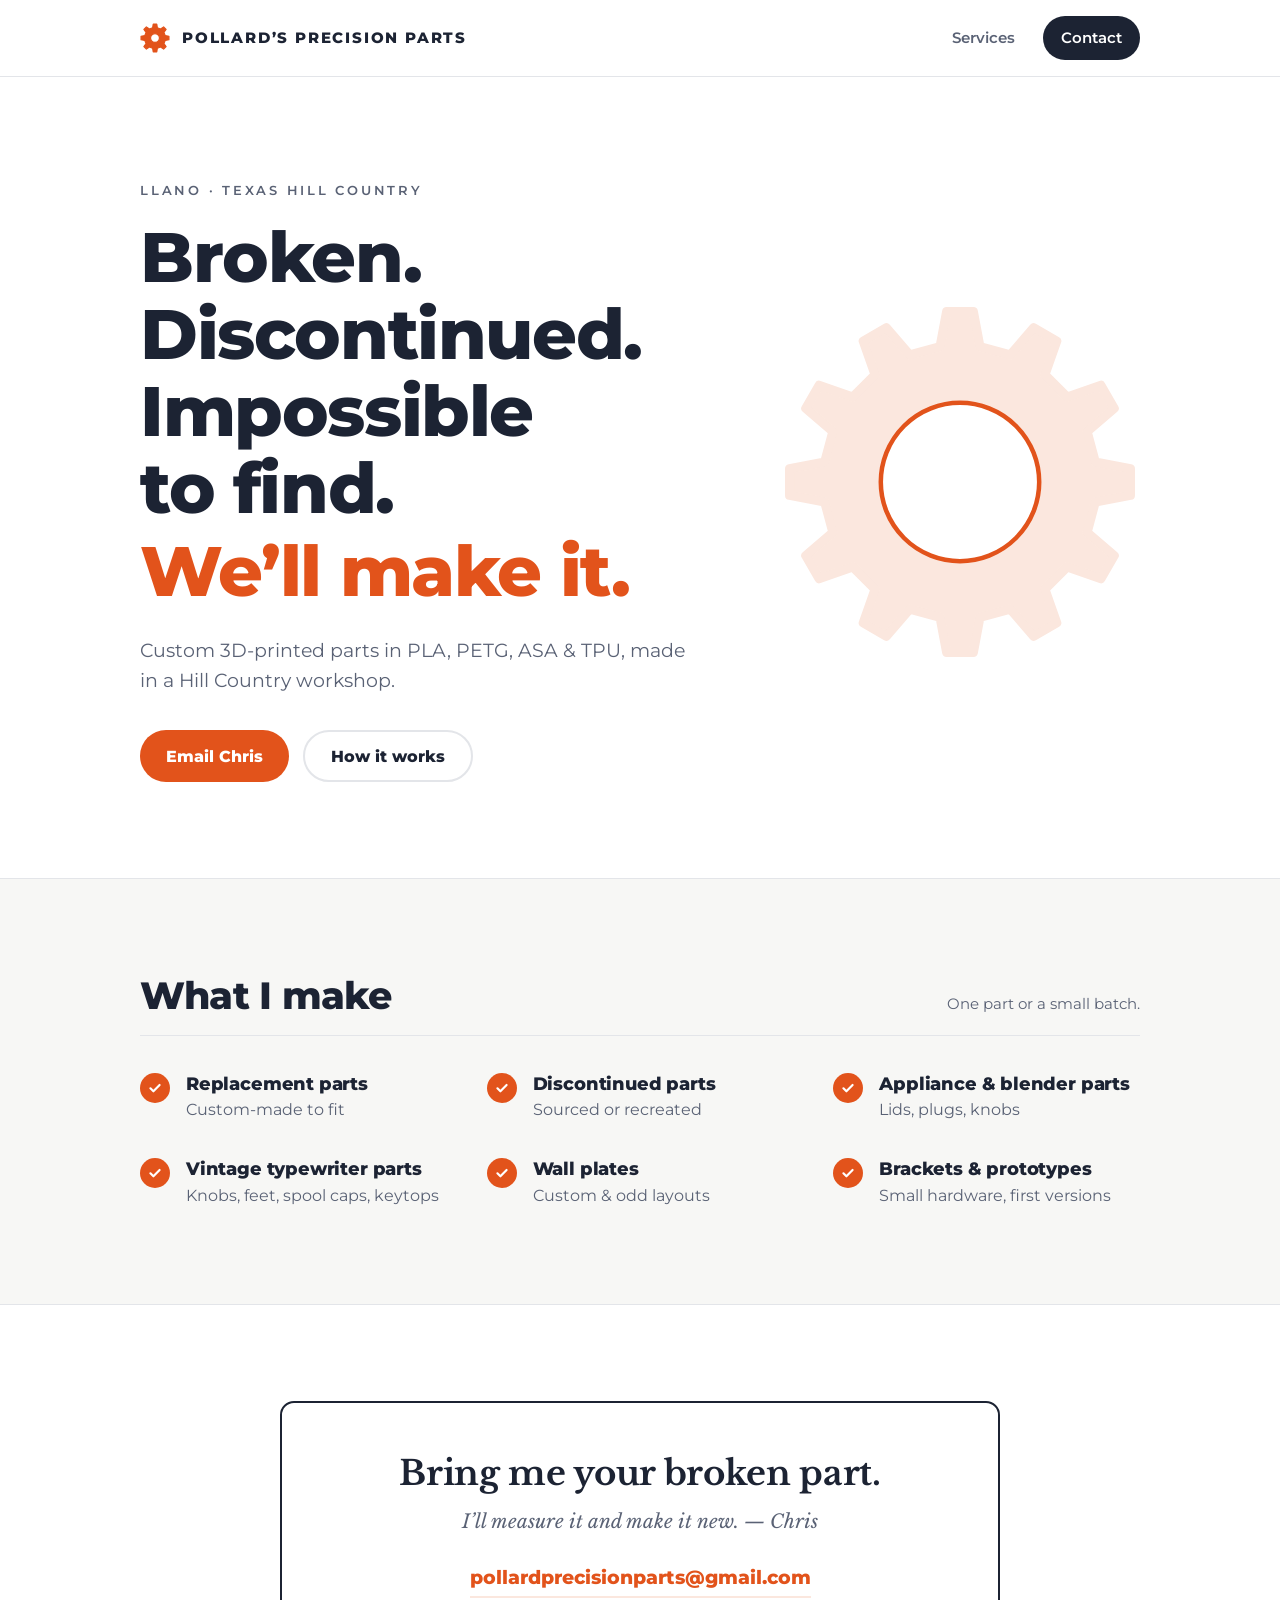
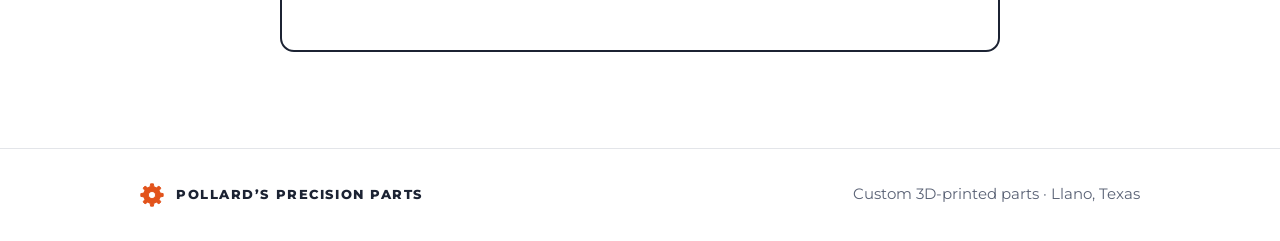
<file: index.html>
<!DOCTYPE html>
<html lang="en">
<head>
  <meta charset="utf-8">
  <meta name="viewport" content="width=device-width, initial-scale=1">
  <title>Pollard’s Precision Parts | Custom 3D-Printed Parts in Llano, TX</title>
  <meta name="description" content="Broken, discontinued, or impossible to find? Custom 3D-printed replacement parts made in Llano, Texas.">
  <link rel="canonical" href="https://pollardprecisionparts.com/">
  <link rel="icon" href="favicon.svg" type="image/svg+xml">
  <meta name="theme-color" content="#1c2333">
  <meta property="og:site_name" content="Pollard’s Precision Parts">
  <meta property="og:type" content="website">
  <meta property="og:title" content="Pollard’s Precision Parts | Custom 3D-Printed Parts in Llano, TX">
  <meta property="og:description" content="Broken, discontinued, or impossible to find? Custom 3D-printed replacement parts made in Llano, Texas.">
  <meta property="og:url" content="https://pollardprecisionparts.com/">
  <link rel="preconnect" href="https://fonts.googleapis.com">
  <link rel="preconnect" href="https://fonts.gstatic.com" crossorigin>
  <link rel="stylesheet" href="https://fonts.googleapis.com/css2?family=Libre+Baskerville:ital,wght@0,700;1,400&amp;family=Montserrat:wght@400;600;800&amp;display=swap">
  <link rel="stylesheet" href="css/site.css">
  <script type="application/ld+json">
{
  "@context": "https://schema.org",
  "@type": "LocalBusiness",
  "@id": "https://pollardprecisionparts.com/#business",
  "name": "Pollard's Precision Parts",
  "url": "https://pollardprecisionparts.com/",
  "email": "pollardprecisionparts@gmail.com",
  "description": "Custom 3D-printed replacement, discontinued, and hard-to-find parts made in a Llano, Texas workshop.",
  "address": {
    "@type": "PostalAddress",
    "addressLocality": "Llano",
    "addressRegion": "TX",
    "addressCountry": "US"
  },
  "areaServed": "United States",
  "logo": "https://pollardprecisionparts.com/img/gear.svg"
}
  </script>
</head>
<body>
  <header class="site-header">
    <div class="wrap header-inner">
      <a class="brand" href="./" aria-label="Pollard’s Precision Parts home"><img src="img/gear.svg" alt="" width="30" height="30"><span>Pollard’s Precision Parts</span></a>
      <nav class="nav" aria-label="Main">
        <a href="services.html">Services</a>
        <a href="contact.html" class="nav-cta">Contact</a>
      </nav>
    </div>
  </header>
  <main>
    <section class="hero">
      <div class="wrap hero-grid">
        <div>
          <p class="kicker">Llano · Texas Hill Country</p>
          <h1><span>Broken.</span> <span>Discontinued.</span> <span>Impossible</span> <span>to find.</span> <em>We’ll make it.</em></h1>
          <p class="lead">Custom 3D-printed parts in PLA, PETG, ASA &amp; TPU, made in a Hill Country workshop.</p>
          <div class="actions">
            <a class="btn btn-primary" href="mailto:pollardprecisionparts@gmail.com?subject=Parts%20request">Email Chris</a>
            <a class="btn btn-ghost" href="services.html">How it works</a>
          </div>
        </div>
        <img class="hero-art" src="img/gear-hero.svg" alt="" width="360" height="360">
      </div>
    </section>

    <section class="band">
      <div class="wrap">
        <div class="section-head">
          <h2>What I make</h2>
          <p>One part or a small batch.</p>
        </div>
        <ul class="checks">
          <li><h3>Replacement parts</h3><p>Custom-made to fit</p></li>
          <li><h3>Discontinued parts</h3><p>Sourced or recreated</p></li>
          <li><h3>Appliance &amp; blender parts</h3><p>Lids, plugs, knobs</p></li>
          <li><h3>Vintage typewriter parts</h3><p>Knobs, feet, spool caps, keytops</p></li>
          <li><h3>Wall plates</h3><p>Custom &amp; odd layouts</p></li>
          <li><h3>Brackets &amp; prototypes</h3><p>Small hardware, first versions</p></li>
        </ul>
      </div>
    </section>

    <section>
      <div class="wrap">
        <div class="quote">
          <h2>Bring me your broken part.</h2>
          <p>I’ll measure it and make it new.&nbsp;— Chris</p>
          <a class="quote-mail" href="mailto:pollardprecisionparts@gmail.com?subject=Parts%20request">pollardprecisionparts@<wbr>gmail.com</a>
        </div>
      </div>
    </section>
  </main>
  <footer class="site-footer">
    <div class="wrap footer-inner">
      <a class="brand" href="./"><img src="img/gear.svg" alt="" width="24" height="24"><span>Pollard’s Precision Parts</span></a>
      <div>Custom 3D-printed parts · Llano, Texas</div>
    </div>
  </footer>
</body>
</html>
</file>
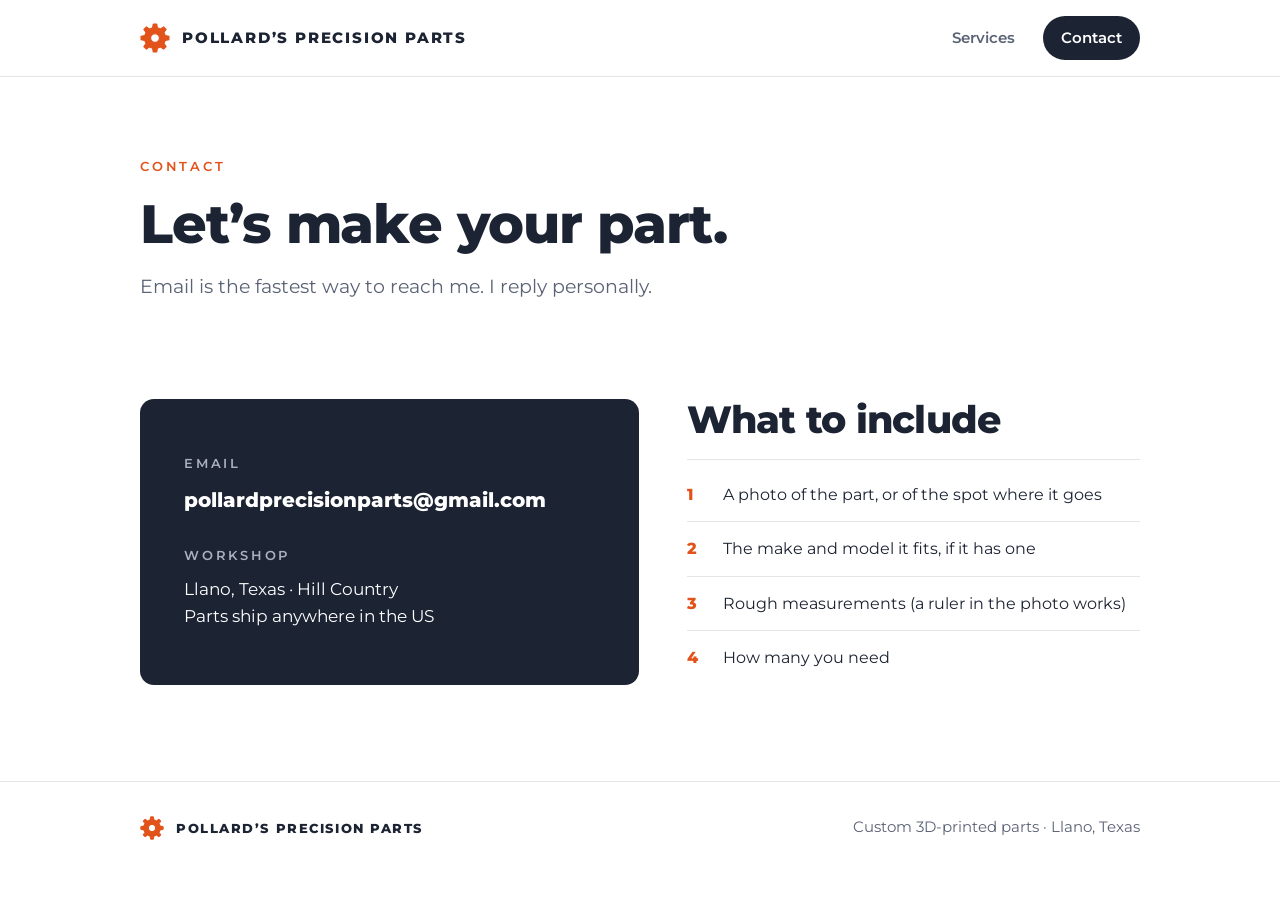
<file: contact.html>
<!DOCTYPE html>
<html lang="en">
<head>
  <meta charset="utf-8">
  <meta name="viewport" content="width=device-width, initial-scale=1">
  <title>Contact | Pollard’s Precision Parts</title>
  <meta name="description" content="Email pollardprecisionparts@gmail.com to get a broken or discontinued part made in Llano, Texas.">
  <link rel="canonical" href="https://pollardprecisionparts.com/contact.html">
  <link rel="icon" href="favicon.svg" type="image/svg+xml">
  <meta name="theme-color" content="#1c2333">
  <meta property="og:site_name" content="Pollard’s Precision Parts">
  <meta property="og:type" content="website">
  <meta property="og:title" content="Contact | Pollard’s Precision Parts">
  <meta property="og:description" content="Email pollardprecisionparts@gmail.com to get a broken or discontinued part made in Llano, Texas.">
  <meta property="og:url" content="https://pollardprecisionparts.com/contact.html">
  <link rel="preconnect" href="https://fonts.googleapis.com">
  <link rel="preconnect" href="https://fonts.gstatic.com" crossorigin>
  <link rel="stylesheet" href="https://fonts.googleapis.com/css2?family=Libre+Baskerville:ital,wght@0,700;1,400&amp;family=Montserrat:wght@400;600;800&amp;display=swap">
  <link rel="stylesheet" href="css/site.css">
</head>
<body>
  <header class="site-header">
    <div class="wrap header-inner">
      <a class="brand" href="./" aria-label="Pollard’s Precision Parts home"><img src="img/gear.svg" alt="" width="30" height="30"><span>Pollard’s Precision Parts</span></a>
      <nav class="nav" aria-label="Main">
        <a href="services.html">Services</a>
        <a href="contact.html" class="nav-cta" aria-current="page">Contact</a>
      </nav>
    </div>
  </header>
  <main>
    <section class="page-hero">
      <div class="wrap">
        <p class="kicker accent">Contact</p>
        <h1>Let’s make your part.</h1>
        <p class="lead">Email is the fastest way to reach me. I reply personally.</p>
      </div>
    </section>

    <section>
      <div class="wrap contact-grid">
        <div class="email-card">
          <div>
            <p class="kicker">Email</p>
            <a class="addr" href="mailto:pollardprecisionparts@gmail.com?subject=Parts%20request">pollardprecisionparts@<wbr>gmail.com</a>
          </div>
          <div>
            <p class="kicker">Workshop</p>
            <p class="flush">Llano, Texas · Hill Country<br>Parts ship anywhere in the US</p>
          </div>
        </div>
        <div>
          <div class="section-head tight"><h2>What to include</h2></div>
          <ul class="include">
            <li><b>1</b><span>A photo of the part, or of the spot where it goes</span></li>
            <li><b>2</b><span>The make and model it fits, if it has one</span></li>
            <li><b>3</b><span>Rough measurements (a ruler in the photo works)</span></li>
            <li><b>4</b><span>How many you need</span></li>
          </ul>
        </div>
      </div>
    </section>
  </main>
  <footer class="site-footer">
    <div class="wrap footer-inner">
      <a class="brand" href="./"><img src="img/gear.svg" alt="" width="24" height="24"><span>Pollard’s Precision Parts</span></a>
      <div>Custom 3D-printed parts · Llano, Texas</div>
    </div>
  </footer>
</body>
</html>
</file>
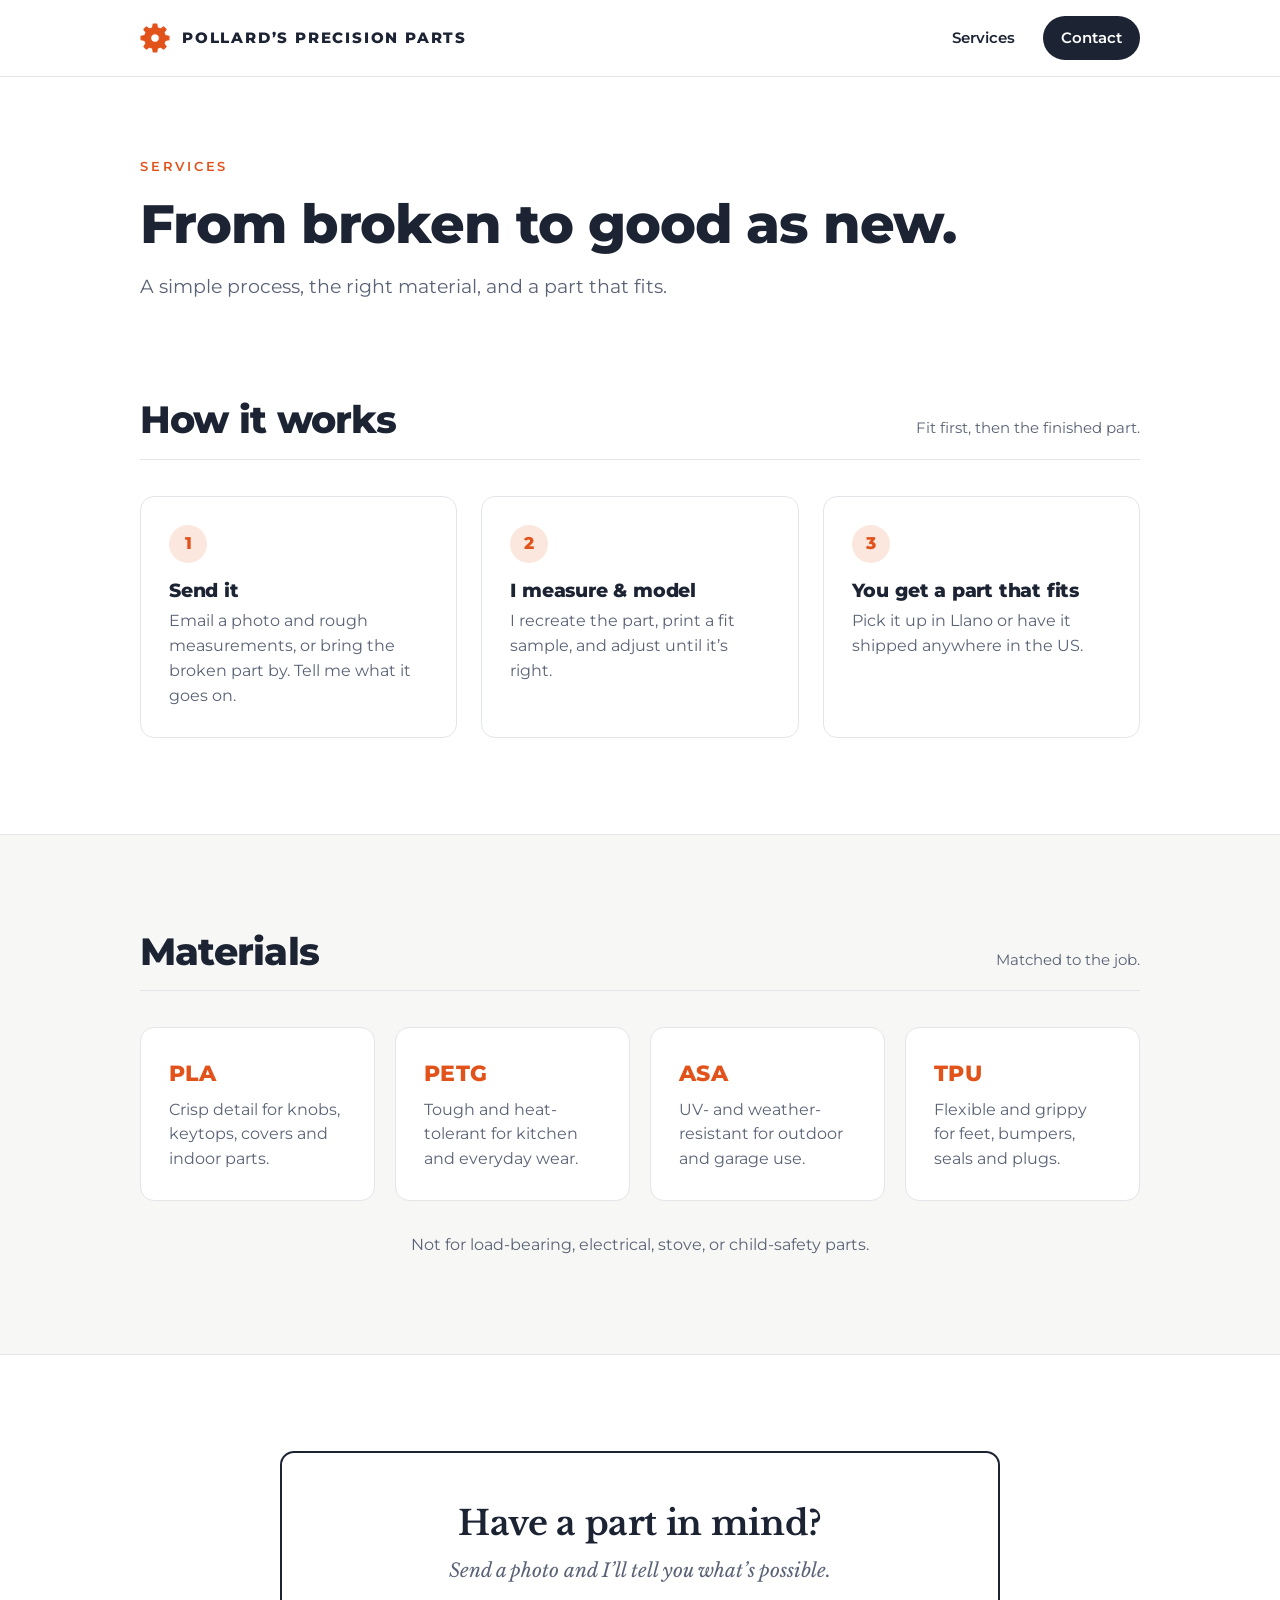
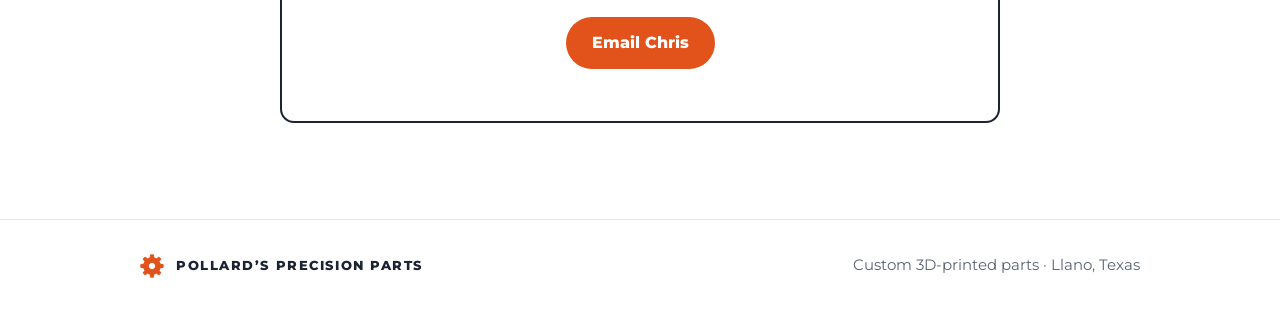
<file: services.html>
<!DOCTYPE html>
<html lang="en">
<head>
  <meta charset="utf-8">
  <meta name="viewport" content="width=device-width, initial-scale=1">
  <title>Services | Pollard’s Precision Parts</title>
  <meta name="description" content="How custom part orders work, and the materials used: PLA, PETG, ASA and TPU.">
  <link rel="canonical" href="https://pollardprecisionparts.com/services.html">
  <link rel="icon" href="favicon.svg" type="image/svg+xml">
  <meta name="theme-color" content="#1c2333">
  <meta property="og:site_name" content="Pollard’s Precision Parts">
  <meta property="og:type" content="website">
  <meta property="og:title" content="Services | Pollard’s Precision Parts">
  <meta property="og:description" content="How custom part orders work, and the materials used: PLA, PETG, ASA and TPU.">
  <meta property="og:url" content="https://pollardprecisionparts.com/services.html">
  <link rel="preconnect" href="https://fonts.googleapis.com">
  <link rel="preconnect" href="https://fonts.gstatic.com" crossorigin>
  <link rel="stylesheet" href="https://fonts.googleapis.com/css2?family=Libre+Baskerville:ital,wght@0,700;1,400&amp;family=Montserrat:wght@400;600;800&amp;display=swap">
  <link rel="stylesheet" href="css/site.css">
</head>
<body>
  <header class="site-header">
    <div class="wrap header-inner">
      <a class="brand" href="./" aria-label="Pollard’s Precision Parts home"><img src="img/gear.svg" alt="" width="30" height="30"><span>Pollard’s Precision Parts</span></a>
      <nav class="nav" aria-label="Main">
        <a href="services.html" aria-current="page">Services</a>
        <a href="contact.html" class="nav-cta">Contact</a>
      </nav>
    </div>
  </header>
  <main>
    <section class="page-hero">
      <div class="wrap">
        <p class="kicker accent">Services</p>
        <h1>From broken to good as new.</h1>
        <p class="lead">A simple process, the right material, and a part that fits.</p>
      </div>
    </section>

    <section>
      <div class="wrap">
        <div class="section-head"><h2>How it works</h2><p>Fit first, then the finished part.</p></div>
        <div class="grid-3">
          <div class="card"><span class="num">1</span><h3>Send it</h3><p>Email a photo and rough measurements, or bring the broken part by. Tell me what it goes on.</p></div>
          <div class="card"><span class="num">2</span><h3>I measure &amp; model</h3><p>I recreate the part, print a fit sample, and adjust until it’s right.</p></div>
          <div class="card"><span class="num">3</span><h3>You get a part that fits</h3><p>Pick it up in Llano or have it shipped anywhere in the US.</p></div>
        </div>
      </div>
    </section>

    <section class="band">
      <div class="wrap">
        <div class="section-head"><h2>Materials</h2><p>Matched to the job.</p></div>
        <div class="grid-4">
          <div class="card"><span class="tag">PLA</span><p>Crisp detail for knobs, keytops, covers and indoor parts.</p></div>
          <div class="card"><span class="tag">PETG</span><p>Tough and heat-tolerant for kitchen and everyday wear.</p></div>
          <div class="card"><span class="tag">ASA</span><p>UV- and weather-resistant for outdoor and garage use.</p></div>
          <div class="card"><span class="tag">TPU</span><p>Flexible and grippy for feet, bumpers, seals and plugs.</p></div>
        </div>
        <p class="note">Not for load-bearing, electrical, stove, or child-safety parts.</p>
      </div>
    </section>

    <section>
      <div class="wrap">
        <div class="quote">
          <h2>Have a part in mind?</h2>
          <p>Send a photo and I’ll tell you what’s possible.</p>
          <div class="actions"><a class="btn btn-primary" href="mailto:pollardprecisionparts@gmail.com?subject=Parts%20request">Email Chris</a></div>
        </div>
      </div>
    </section>
  </main>
  <footer class="site-footer">
    <div class="wrap footer-inner">
      <a class="brand" href="./"><img src="img/gear.svg" alt="" width="24" height="24"><span>Pollard’s Precision Parts</span></a>
      <div>Custom 3D-printed parts · Llano, Texas</div>
    </div>
  </footer>
</body>
</html>
</file>
<file: css/site.css>
/* Pollard's Precision Parts — site styles (Montserrat + Libre Baskerville via Google Fonts) */

:root{
  --ink:#1c2333; --grey:#5a6275; --accent:#e2531b; --accent-dark:#c4440f;
  --tint:#fbe7de; --line:#e3e5e9; --paper:#f7f7f5; --white:#fff;
  --sans:"Montserrat",system-ui,-apple-system,"Segoe UI",sans-serif;
  --serif:"Libre Baskerville",Georgia,serif;
  --wrap:1080px; --pad:clamp(20px,5vw,40px); --radius:14px;
}
*,*::before,*::after{box-sizing:border-box}
html{-webkit-text-size-adjust:100%;text-rendering:optimizeLegibility;-webkit-font-smoothing:antialiased}
body{margin:0;font-family:var(--sans);font-size:17px;line-height:1.6;color:var(--ink);background:var(--white)}
img,svg{display:block;max-width:100%}
a{color:inherit}
p{margin:0 0 1em}
h1,h2,h3{text-wrap:balance;margin:0;line-height:1.1;letter-spacing:-.02em;font-weight:800}
.wrap{max-width:var(--wrap);margin:0 auto;padding:0 var(--pad)}
.kicker{font-size:12.5px;font-weight:600;letter-spacing:.22em;text-transform:uppercase;color:var(--grey);margin:0 0 18px}
.kicker.accent{color:var(--accent)}

/* Header */
.site-header{border-bottom:1px solid var(--line)}
.header-inner{display:flex;align-items:center;justify-content:space-between;gap:24px;height:76px}
.brand{display:flex;align-items:center;gap:12px;text-decoration:none}
.brand img{width:30px;height:30px}
.brand span{font-weight:800;font-size:15px;letter-spacing:.12em;text-transform:uppercase;white-space:nowrap}
.nav{display:flex;align-items:center;gap:28px}
.nav a{font-size:15px;font-weight:600;text-decoration:none;color:var(--grey);transition:color .15s}
.nav a:hover,.nav a[aria-current=page]{color:var(--ink)}
.nav a.nav-cta{color:var(--white);background:var(--ink);padding:10px 18px;border-radius:999px}
.nav a.nav-cta:hover{background:var(--accent)}

/* Buttons */
.actions{display:flex;flex-wrap:wrap;gap:14px;margin-top:34px}
.btn{display:inline-flex;align-items:center;justify-content:center;min-height:52px;padding:0 26px;border-radius:999px;font-weight:800;font-size:16px;text-decoration:none;transition:background .15s,color .15s,border-color .15s}
.btn-primary{background:var(--accent);color:var(--white)}
.btn-primary:hover{background:var(--accent-dark)}
.btn-ghost{border:2px solid var(--line);color:var(--ink)}
.btn-ghost:hover{border-color:var(--ink)}

/* Hero */
.hero{padding:clamp(56px,9vw,104px) 0 clamp(56px,8vw,96px)}
.hero-grid{display:grid;grid-template-columns:1.45fr 1fr;align-items:center;gap:clamp(24px,5vw,64px)}
.hero h1{font-size:clamp(40px,6.4vw,70px)}
.hero h1 span{display:block}
.hero h1 em{font-style:normal;color:var(--accent);display:block;margin-top:.08em}
.lead{text-wrap:pretty;font-size:clamp(17px,1.9vw,19px);color:var(--grey);max-width:34em;margin:26px 0 0}
.hero-art{justify-self:end;width:100%;max-width:360px}

/* Sections */
section{padding:clamp(56px,8vw,96px) 0}
.band{background:var(--paper);border-top:1px solid var(--line);border-bottom:1px solid var(--line)}
.section-head{display:flex;align-items:baseline;justify-content:space-between;gap:24px;padding-bottom:18px;margin-bottom:36px;border-bottom:1px solid var(--line)}
.section-head h2{font-size:clamp(28px,3.6vw,38px)}
.section-head p{margin:0;color:var(--grey);font-size:15px}

/* Check list grid */
.checks{list-style:none;margin:0;padding:0;display:grid;grid-template-columns:repeat(3,1fr);gap:34px 40px}
.checks li{display:grid;grid-template-columns:30px 1fr;column-gap:16px;align-items:start}
.checks li::before{content:"";width:30px;height:30px;border-radius:50%;background:var(--accent) url("data:image/svg+xml,%3Csvg xmlns='http://www.w3.org/2000/svg' viewBox='0 0 24 24'%3E%3Cpath d='M6.5 12.4l3.6 3.6 7.4-7.6' fill='none' stroke='%23fff' stroke-width='2.6' stroke-linecap='round' stroke-linejoin='round'/%3E%3C/svg%3E") center/20px no-repeat;grid-row:span 2;margin-top:1px}
.checks h3{font-size:18px;font-weight:800;letter-spacing:-.01em;line-height:1.35}
.checks p{margin:2px 0 0;color:var(--grey);font-size:15.5px}

/* Signature quote (classic flyer) */
.quote{max-width:720px;margin:0 auto;text-align:center;border:2px solid var(--ink);border-radius:var(--radius);padding:clamp(34px,5vw,52px) var(--pad);background:var(--white)}
.quote h2{font-family:var(--serif);font-weight:700;font-size:clamp(26px,3.4vw,34px);letter-spacing:-.01em}
.quote p{text-wrap:balance;font-family:var(--serif);font-style:italic;color:var(--grey);font-size:clamp(17px,2vw,19px);margin:14px 0 0}
.quote .actions{justify-content:center;margin-top:30px}
.quote-mail{display:inline-block;margin-top:26px;font-weight:800;font-size:clamp(16px,2vw,19px);color:var(--accent);text-decoration:none;border-bottom:2px solid var(--tint);padding-bottom:2px;transition:border-color .15s}
.quote-mail:hover{border-color:var(--accent)}

/* Steps / cards */
.grid-3{display:grid;grid-template-columns:repeat(3,1fr);gap:24px}
.grid-4{display:grid;grid-template-columns:repeat(4,1fr);gap:20px}
.card{background:var(--white);border:1px solid var(--line);border-radius:var(--radius);padding:28px}
.card h3{font-size:19px;font-weight:800;letter-spacing:-.01em;margin-bottom:8px}
.card p{margin:0;color:var(--grey);font-size:15.5px}
.num{display:inline-flex;align-items:center;justify-content:center;width:38px;height:38px;border-radius:50%;background:var(--tint);color:var(--accent);font-weight:800;margin-bottom:18px}
.tag{display:inline-block;font-weight:800;font-size:22px;letter-spacing:.02em;color:var(--accent);margin-bottom:6px}
.note{margin:32px 0 0;color:var(--grey);font-size:15.5px;text-align:center}

/* Page hero */
.page-hero{padding:clamp(48px,7vw,80px) 0 0}
.page-hero h1{font-size:clamp(36px,5vw,54px)}
.page-hero .lead{text-wrap:pretty;margin-top:18px}
.page-hero.solo{padding-bottom:clamp(56px,8vw,96px)}
.flush{margin:0}
.section-head.tight{margin-bottom:8px}

/* Contact */
.contact-grid{display:grid;grid-template-columns:1.1fr 1fr;gap:clamp(24px,4vw,48px);align-items:stretch}
.email-card{background:var(--ink);color:var(--white);border-radius:var(--radius);padding:clamp(30px,4vw,44px);display:flex;flex-direction:column;justify-content:center;gap:30px}
.email-card .kicker{color:#aab0bf;margin-bottom:10px}
.email-card a.addr{font-size:clamp(17px,1.9vw,20px);font-weight:800;text-decoration:none}
.email-card a.addr:hover{color:var(--tint)}
.include{list-style:none;margin:0;padding:0}
.include li{padding:14px 0;border-bottom:1px solid var(--line);display:flex;gap:14px;font-size:16px}
.include li:last-child{border-bottom:0}
.include b{color:var(--accent);font-weight:800;min-width:1.4em}

/* Footer */
.site-footer{border-top:1px solid var(--line);padding:34px 0;font-size:14.5px;color:var(--grey)}
.footer-inner{display:flex;align-items:center;justify-content:space-between;gap:16px 32px;flex-wrap:wrap}
.site-footer .brand span{font-size:13px;color:var(--ink)}
.site-footer .brand img{width:24px;height:24px}
.site-footer a{text-decoration:none}
.site-footer a:hover{color:var(--accent)}

:focus-visible{outline:3px solid var(--accent);outline-offset:3px;border-radius:6px}

/* Tablet */
@media (max-width:900px){
  .checks{grid-template-columns:repeat(2,1fr)}
  .grid-4{grid-template-columns:repeat(2,1fr)}
}
/* Phone */
@media (max-width:720px){
  body{font-size:16px}
  .header-inner{height:auto;padding-top:16px;padding-bottom:16px;flex-direction:column;gap:12px}
  .nav{gap:22px}
  .hero-grid,.contact-grid,.grid-3{grid-template-columns:1fr}
  .hero-art{display:none}
  .checks{grid-template-columns:1fr;gap:24px}
  .section-head{flex-direction:column;gap:6px}
  .actions .btn{flex:1 1 100%}
  .footer-inner{flex-direction:column;text-align:center}
}
@media (max-width:420px){ .grid-4{grid-template-columns:1fr} }
</file>
